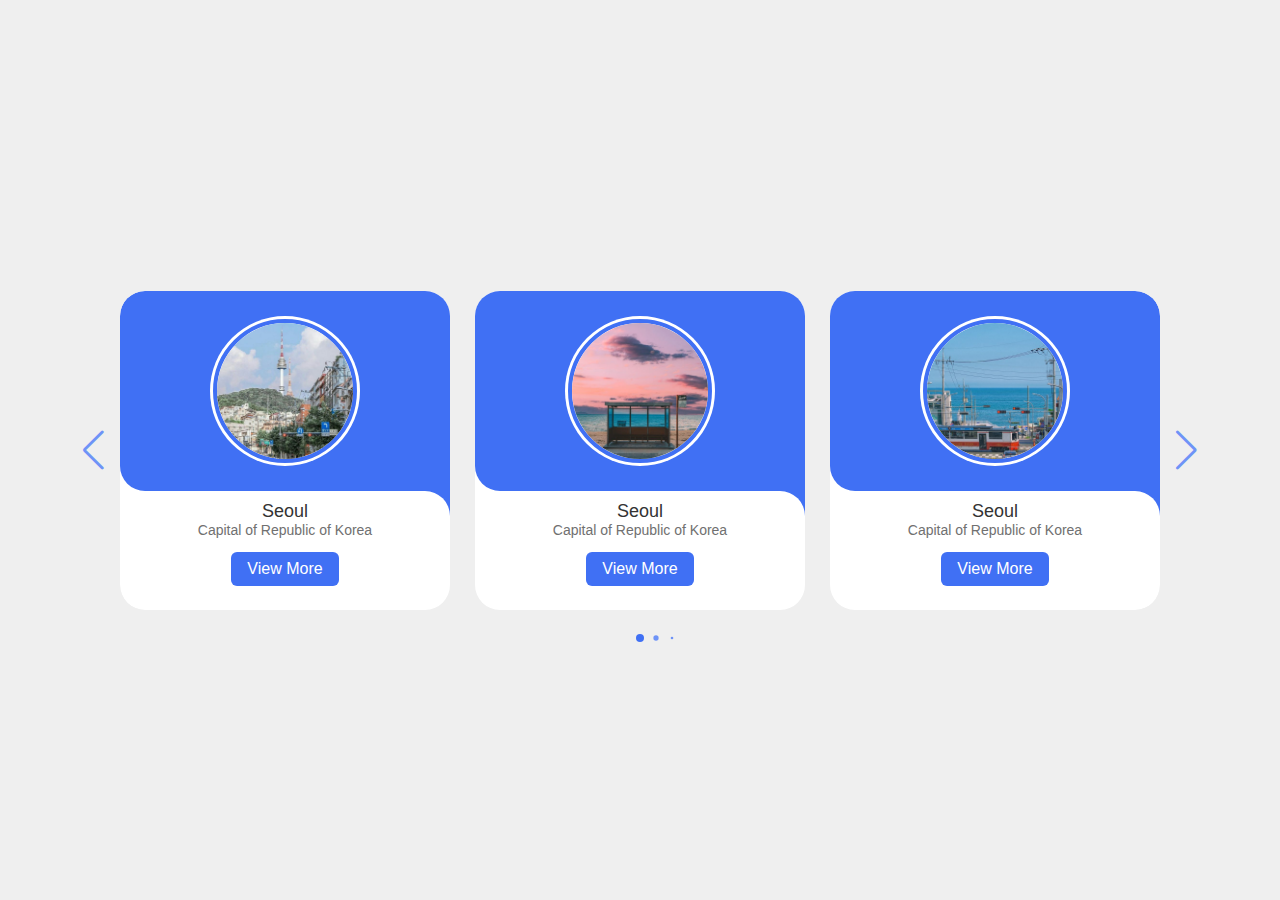
<file: index.html>
<!DOCTYPE html>
<html lang="en">

<head>
    <meta charset="UTF-8">
    <meta name="viewport" content="width=device-width, initial-scale=1.0">
    <title>Card Slider</title>

    <!-- Swiper CSS -->
    <link rel="stylesheet" href="CSS/swiper-bundle.min.css">

    <!-- CSS  -->
    <link rel="stylesheet" href="CSS/style.css">
</head>

<body>
    <div class="slide-container swiper">
        <div class="slide-content">
            <div class="card-wrapper swiper-wrapper">
                <div class="card swiper-slide">
                    <div class="image-content">
                        <span class="overlay"></span>

                        <div class="card-image">
                            <img src="images/pictures1.jpg" alt="" class="card-img">
                        </div>
                    </div>

                    <div class="card-content">
                        <h2 class="name">Seoul</h2>
                        <p class="description">Capital of Republic of Korea</p>

                        <button class="button">View More</button>
                    </div>
                </div>

                <div class="card swiper-slide">
                    <div class="image-content">
                        <span class="overlay"></span>

                        <div class="card-image">
                            <img src="images/pictures2.jpg" alt="" class="card-img">
                        </div>
                    </div>

                    <div class="card-content">
                        <h2 class="name">Seoul</h2>
                        <p class="description">Capital of Republic of Korea</p>

                        <button class="button">View More</button>
                    </div>
                </div>

                <div class="card swiper-slide">
                    <div class="image-content">
                        <span class="overlay"></span>

                        <div class="card-image">
                            <img src="images/pictures3.jpg" alt="" class="card-img">
                        </div>
                    </div>

                    <div class="card-content">
                        <h2 class="name">Seoul</h2>
                        <p class="description">Capital of Republic of Korea</p>

                        <button class="button">View More</button>
                    </div>
                </div>

                <div class="card swiper-slide">
                    <div class="image-content">
                        <span class="overlay"></span>

                        <div class="card-image">
                            <img src="images/pictures4.jpg" alt="" class="card-img">
                        </div>
                    </div>

                    <div class="card-content">
                        <h2 class="name">Seoul</h2>
                        <p class="description">Capital of Republic of Korea</p>

                        <button class="button">View More</button>
                    </div>
                </div>

                <div class="card swiper-slide">
                    <div class="image-content">
                        <span class="overlay"></span>

                        <div class="card-image">
                            <img src="images/pictures5.jpg" alt="" class="card-img">
                        </div>
                    </div>

                    <div class="card-content">
                        <h2 class="name">Seoul</h2>
                        <p class="description">Capital of Republic of Korea</p>

                        <button class="button">View More</button>
                    </div>
                </div>

                <div class="card swiper-slide">
                    <div class="image-content">
                        <span class="overlay"></span>

                        <div class="card-image">
                            <img src="images/pictures6.jpg" alt="" class="card-img">
                        </div>
                    </div>

                    <div class="card-content">
                        <h2 class="name">Seoul</h2>
                        <p class="description">Capital of Republic of Korea</p>

                        <button class="button">View More</button>
                    </div>
                </div>

                <div class="card swiper-slide">
                    <div class="image-content">
                        <span class="overlay"></span>

                        <div class="card-image">
                            <img src="images/pictures7.jpg" alt="" class="card-img">
                        </div>
                    </div>

                    <div class="card-content">
                        <h2 class="name">Seoul</h2>
                        <p class="description">Capital of Republic of Korea</p>

                        <button class="button">View More</button>
                    </div>
                </div>

                <div class="card swiper-slide">
                    <div class="image-content">
                        <span class="overlay"></span>

                        <div class="card-image">
                            <img src="images/pictures8.jpg" alt="" class="card-img">
                        </div>
                    </div>

                    <div class="card-content">
                        <h2 class="name">Seoul</h2>
                        <p class="description">Capital of Republic of Korea</p>

                        <button class="button">View More</button>
                    </div>
                </div>

                <div class="card swiper-slide">
                    <div class="image-content">
                        <span class="overlay"></span>

                        <div class="card-image">
                            <img src="images/pictures9.jpg" alt="" class="card-img">
                        </div>
                    </div>

                    <div class="card-content">
                        <h2 class="name">Seoul</h2>
                        <p class="description">Capital of Republic of Korea</p>

                        <button class="button">View More</button>
                    </div>
                </div>
            </div>
        </div>

        <div class="swiper-button-next swiper-navBtn"></div>
        <div class="swiper-button-prev swiper-navBtn"></div>
        <div class="swiper-pagination"></div>
    </div>
</body>

<!-- Swiper JS -->
<script src="js/swiper-bundle.min.js"></script>

<!-- JavaScript -->
<script src="js/script.js"></script>

</html>
</file>
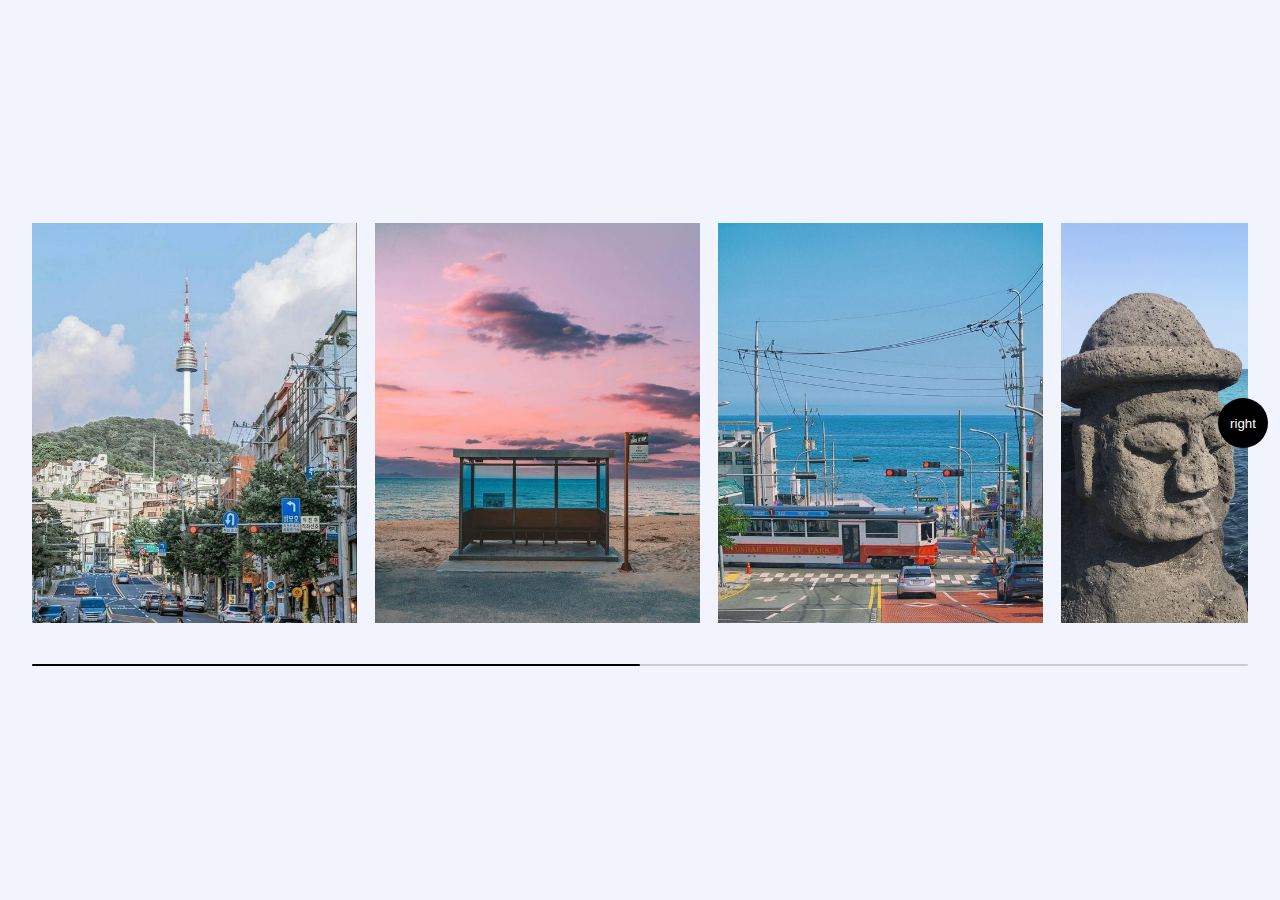
<file: index_second.html>
<!DOCTYPE html>
<html lang="en">
<head>
    <meta charset="UTF-8">
    <meta name="viewport" content="width=device-width, initial-scale=1.0">
    <title>Document</title>
    <link rel="stylesheet" href="CSS/style_second.css">
    <link href="https://fonts.googleapis.com/css2?family=Poppins:ital,wght@0,100;0,200;0,300;0,400;0,500;0,600;0,700;0,800;0,900;1,100;1,200;1,300;1,400;1,500;1,600;1,700;1,800;1,900&display=swap" rel="stylesheet">
    <script src="js/script_second.js" defer></script>
</head>
<body>
    <div class="container">
        <div class="slider-wrapper">
            <button id="prev-slide" class="slide-button material-symbols-rounded">left</button>
            <div class="image-list">
                <img src="images/pictures1.jpg" alt="img-1" class="image-item">
                <img src="images/pictures2.jpg" alt="img-2" class="image-item">
                <img src="images/pictures3.jpg" alt="img-3" class="image-item">
                <img src="images/pictures4.jpg" alt="img-4" class="image-item">
                <img src="images/pictures5.jpg" alt="img-5" class="image-item">
                <img src="images/pictures6.jpg" alt="img-6" class="image-item">
                <img src="images/pictures7.jpg" alt="img-7" class="image-item">
                <img src="images/pictures8.jpg" alt="img-8" class="image-item">
                <img src="images/pictures9.jpg" alt="img-9" class="image-item">
            </div>
            <button id="next-slide" class="slide-button material-symbols-rounded">right</button>
        </div>
        <div class="slider-scrollbar">
            <div class="scrollbar-track">
                <div class="scrollbar-thumb"></div>
            </div>
        </div>
    </div>
    
</body>
</html>
</file>
<file: CSS/style.css>
/* Goole Fonts  */

@import url('https://fonts.googleapis.com/css2?family=Poppins:ital,wght@0,100;0,200;0,300;0,400;0,500;0,600;0,700;0,800;0,900;1,100;1,200;1,300;1,400;1,500;1,600;1,700;1,800;1,900&display=swap');

*{
    margin: 0;
    padding: 0;
    box-sizing: border-box;
    font-family: 'Poppings', sans-serif;
}

body{
    min-height: 100vh;
    display: flex;
    align-items: center;
    justify-content: center;
    background-color: #EFEFEF;
}
.slide-container{
    max-width: 1120px;
    width: 100%;
    padding: 40px 0;
}

.slide-content{
    margin: 0 40px;
    overflow: hidden;
    border-radius: 25px;
}

.card{
    border-radius: 25px;
    background-color: #FFF;
}

.image-content,
.card-content{
    display: flex;
    flex-direction: column;
    align-items: center;
    padding: 10px 14px;
}

.image-content{
    position: relative;
    row-gap: 5px;
    padding: 25px 0;
}

.overlay{
    position: absolute;
    left: 0;
    top: 0;
    height: 100%;
    width: 100%;
    background-color: #4070F4;
    border-radius: 25px 25px 0 25px;
}

.overlay::before,
.overlay::after{
    content: '';
    position: absolute;
    right: 0;
    bottom: -40px;
    height: 40px;
    width: 40px;
    background-color: #4070F4;
}

.overlay::after{
    border-radius: 0 25px 0 0;
    background-color: #FFF;
}
.card-image{
    position: relative;
    height: 150px;
    width: 150px;
    border-radius: 50%;
    background-color: #FFF;
    padding: 3px;
}

.card-image .card-img{
    height: 100%;
    width: 100%;
    object-fit: cover;
    border-radius: 50%;
    border: 4px solid #4070F4;
}

.name{
    font-size: 18px;
    font-weight: 500;
    color: #333;
}

.description{
    font-size: 14px;
    color: #707070;
    text-align: center;
}

.button{
    border: none;
    font-size: 16px;
    color: #FFF;
    padding: 8px 16px;
    background-color: #4070F4;
    border-radius: 6px;
    margin: 14px;
    cursor: pointer;
    transition: all 0.3s ease;
}

.button:hover{
    background: #265DF2;
}

.swiper-navBtn{
    color: #6E93f7;
    transition: color 0.3s ease;
}

.swiper-navBtn:hover{
    color: #4070F4;
}

.swiper-navBtn::before,
.swiper-navBtn::after{
    font-size: 40px;
}

.swiper-button-next{
    right: 0;
}

.swiper-button-prev{
    left: 0;
}

.swiper-pagination-bullet{
    background-color: #6E93f7; 
    opacity: 1;
}

.swiper-pagination-bullet-active{
    background-color: #4070F4;
}

@media screen and (max-width: 768px){
    .slide-content{
        margin: 0 10px;
    }
    .swiper-navBtn{
        display: none;

    }
}
</file>
<file: CSS/style_second.css>
* {
    margin: 0;
    padding: 0;
    box-sizing: border-box;
}

body {
    display: flex;
    align-items: center;
    justify-content: center;
    min-height: 100vh;
    background: #F1F4FD;
}

.container {
    min-width: 1200px;
    width: 95%;
}

.slider-wrapper {
    position: relative;
}

.slider-wrapper .slide-button{
    position: absolute;
    top: 50%;
    height: 50px;
    width: 50px;
    color: #fff;
    border: none;
    outline: none;
    background: #000;
    font: 2.2rem;
    cursor: pointer;
    border-radius: 50%;
    transform: translateY(-50%);
}

.slider-wrapper .slide-button:hover {
    background: #444;
}

.slider-wrapper .slide-button#prev-slide {
    left: -20px;
    display: none;
}

.slider-wrapper .slide-button#next-slide {
    right: -20px;
}

.slider-wrapper .image-list{
    display: grid;
    gap: 18px;
    font-size: 0;
    margin-bottom: 30px;
    overflow-x: auto;
    scrollbar-width: none;
    grid-template-columns: repeat(10, 1fr);
}

.slider-wrapper .image-list::-webkit-scrollbar{
    display: none;

}

.slider-wrapper .image-list .image-item{
    width: 325px;
    height: 400px;
    object-fit: cover;
}

.container .slider-scrollbar {
    height: 24px;
    display: flex;
    align-items:  center;
}

.slider-scrollbar .scrollbar-track {
    height: 2px;
    width: 100%;
    background: #ccc;
    position: relative;
    border-radius: 4px;
}

.slider-scrollbar:hover .scrollbar-track{
    height: 4px;
}

.slider-scrollbar .scrollbar-thumb{
    position: absolute;
    height: 100%;
    width: 50%;
    background: #000;
    border-radius: inherit;
    cursor: grab;
}

.slider-scrollbar .scrollbar-thumb:active{
    cursor: grabbing;
    height: 8px;
    top: -2px;
}

.slider-scrollbar .scrollbar-thumb::after{
    content: "";
    position: absolute;
    left: 0;
    right: 0;
    top: -10px;
    bottom: -10px;
}

/* Style for mobile and tablets */
@media (max-width: 1023px) {
    .slider-wrapper .slide-button {
        display: none!important;
    }

    .slider-wrapper .image-list {
        gap: 10px;
        margin-bottom: 15px;
    }

    .slider-wrapper .image-list .image-item{
        width: 280px;
        height: 380px;
    }

    .slider-scrollbar .scrollbar-thumb {
        width: 20%;

    }
}
</file>
